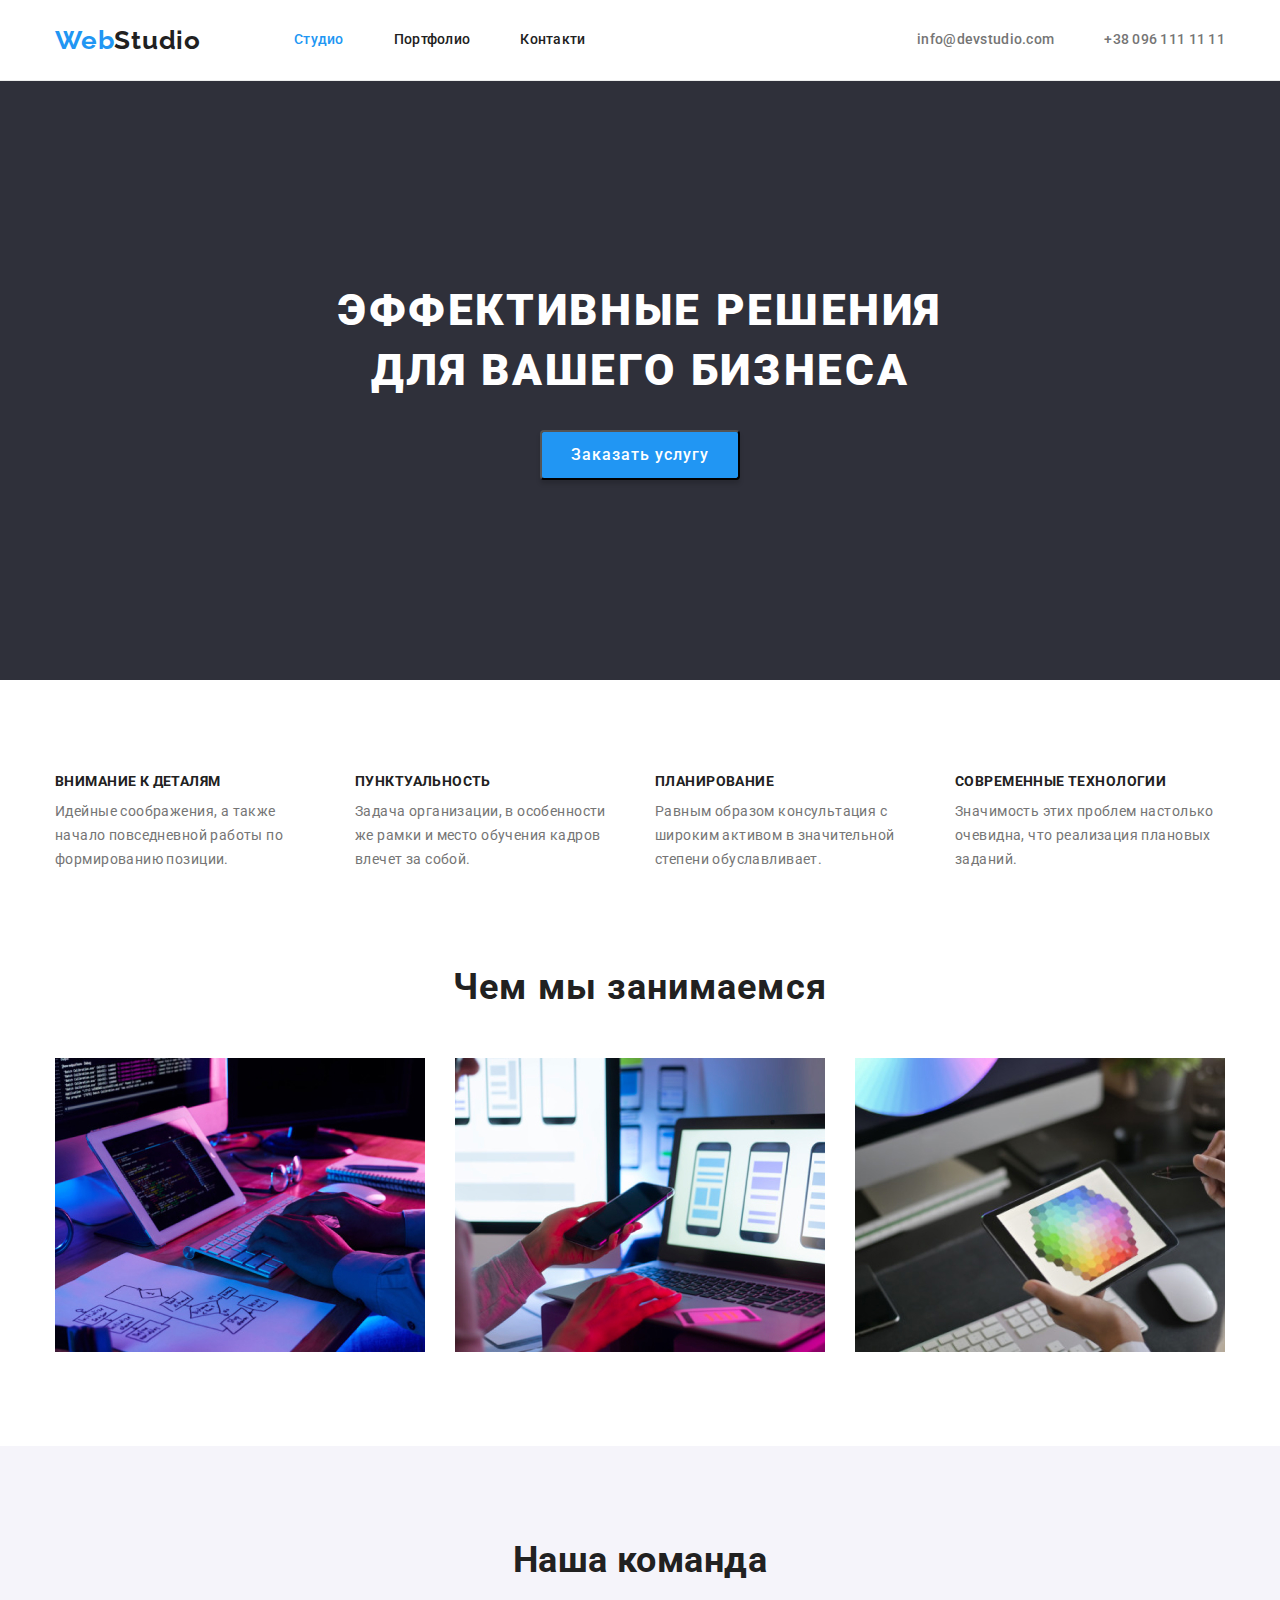
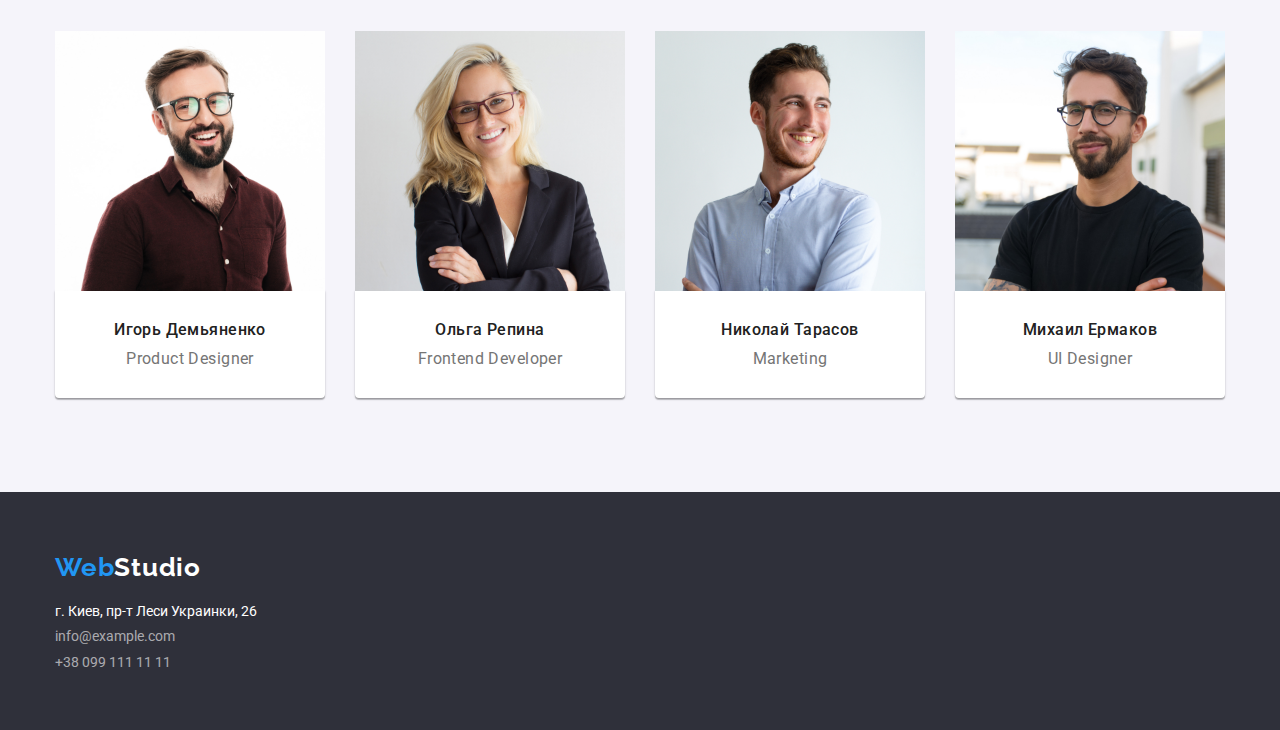
<file: index.html>
<!DOCTYPE html>
<html lang="en">
<head>
    <meta charset="UTF-8">
    <meta http-equiv="X-UA-Compatible" content="IE=edge">
    <meta name="viewport" content="width=device-width, initial-scale=1.0">
    <title>Студия</title>
    <link href="https://fonts.googleapis.com/css2?family=Raleway:wght@700&family=Roboto:wght@400;500;700;900&display=swap" rel="stylesheet">
    <link rel="stylesheet" href="https://cdnjs.cloudflare.com/ajax/libs/modern-normalize/1.1.0/modern-normalize.min.css">
    <link rel="stylesheet" href="./css/styles.css">
</head>
<body>
<!-- Верхняя линия -->
    <header class="nav">
        <div class="container main-nav">
            <nav class="main-nav">
                <a href="index.html" class="logo"> <span style="color:#2196F3">Web</span>Studio</a>
                    <ul class="site-nav list">
                      <li class="item"><a href="/goit-markup-hw-03/index.html" class="color-active">Студио</a></li>
                      <li class="item"><a href="/goit-markup-hw-03/portfolio.html">Портфолио</a></li>
                      <li class="item"><a href="">Контакти</a></li>
                    </ul>
            </nav>
                    <ul class="contact-nav list">
                        <li class="item"><a href="mailto:info@devstudio.com">info@devstudio.com</a></li>
                        <li class="item"><a href="tel:+38 096 111 11 11">+38 096 111 11 11</a></li>
                    </ul>     
       </div>
</header>
   
<!-- Секция 1 Шапка -->
    <main>
    <section class="one">
        <div class="container">
            <h1 class="first-title">Эффективные решения<br/>для вашего бизнеса</h1>
            <button type="button">Заказать услугу</button>
        </div>
    </section>   
<!-- Секция 2 Особенности -->
    <section class="section">
        <div class="container">
            <h2 class="section-title">Особенности</h2>
            <ul class="feature-list">
                <li class="item">
                    <h3 class="title-black">Внимание к деталям</h3>
                    <p class="title-grey">Идейные соображения, а также начало повседневной работы по формированию позиции.</p>
                </li>
                <li class="item">
                    <h3 class="title-black">Пунктуальность</h3>
                    <p class="title-grey">Задача организации, в особенности же рамки и место обучения кадров влечет за собой.</p>
                </li>
                <li class="item">
                    <h3 class="title-black">Планирование</h3>
                    <p class="title-grey">Равным образом консультация с широким активом в значительной степени обуславливает.</p>
                </li>
                <li class="item">
                    <h3 class="title-black">Современные технологии</h3>
                    <p class="title-grey">Значимость этих проблем настолько очевидна, что реализация плановых заданий.</p>
                </li>
            </ul>
        </div>
        
    </section>
<!-- Секци 3 Чем мы занимаемся -->
    <section class="projects">
        <div class="container">
            <h2 class="title">Чем мы занимаемся</h2>
            <ul class="project-list">
                <li class="item"><img src="./images/img1.jpg" alt="Разработка сайтов" width="370"></li>
                <li class="item"><img src="./images/img2.jpg" alt="Разработка мобильных приложений" width="370"></li>
                <li class="item"><img src="./images/img3.jpg" alt="Разаработка Web-дизайна" width="370"></li>
            </ul>
        </div>
            
    </section>    
<!-- Секция 4 Наша команда -->
    <section class="team">
        <div class="container">
            <h2 class="title">Наша команда</h2>
            <ul class="team-list">
                <li class="item">
                    <img src="./images/ProductDesigner.jpg" alt="Аватар Игоря" width="270">
                        <div class="indent">
                            <h3 class="title-black">Игорь Демьяненко</h3>
                            <p class="title-grey">Product Designer</p>
                    </div>
                </li>
                <li class="item">
                   <img src="./images/FrontendDeveloper.jpg" alt="Аватар Ольги" width="270">
                        <div class="indent">
                            <h3 class="title-black">Ольга Репина</h3>
                            <p class="title-grey">Frontend Developer</p>
                        </div>
                </li>
                <li class="item">
                   <img src="./images/Marketing.jpg" alt="Аватар Николая" width="270">
                        <div class="indent">
                            <h3 class="title-black">Николай Тарасов</h3>
                            <p class="title-grey">Marketing</p>
                        </div>
                </li>
                <li class="item">
                   <img src="./images/UIDesigner.jpg" alt="Аватар Михаила" width="270">
                        <div class="indent">
                            <h3 class="title-black">Михаил Ермаков</h3>
                            <p class="title-grey">UI Designer</p>
                        </div>
                </li>
            </ul>
        </div>
        
    </section>
    </main>
<!-- Футер с контактами -->
<footer class="footer">
    <div class="container">
        <a href="./index.html" class="logo"> <span style="color: #2196F3;">Web</span>Studio</a>
        <address>
            <ul class="address">
                 <li class="item"><a href="https://www.google.com/maps/place/%D0%B1%D1%83%D0%BB.+%D0%9B%D0%B5%D1%81%D0%B8+%D0%A3%D0%BA%D1%80%D0%B0%D0%B8%D0%BD%D0%BA%D0%B8,+26,+%D0%9A%D0%B8%D0%B5%D0%B2,+02000/@50.4265841,30.5361971,17z/data=!3m1!4b1!4m5!3m4!1s0x40d4cf0e033ecbe9:0x57a4dffefec77da0!8m2!3d50.4265807!4d30.5383858" target="_blannk" rel="noopener noreferrer" class="title-white">г. Киев, пр-т Леси Украинки, 26</a></li>
                 <li class="item"><a href="mailto:info@devstudio.com" class="title-rgba">info@example.com</a></li>
                 <li class="item"><a href="tel:+38 096 111 11 11"  class="title-rgba">+38 099 111 11 11</a></li>   
            </ul>
         </address>
    </div>
    </footer>
</body>
</html>
</file>
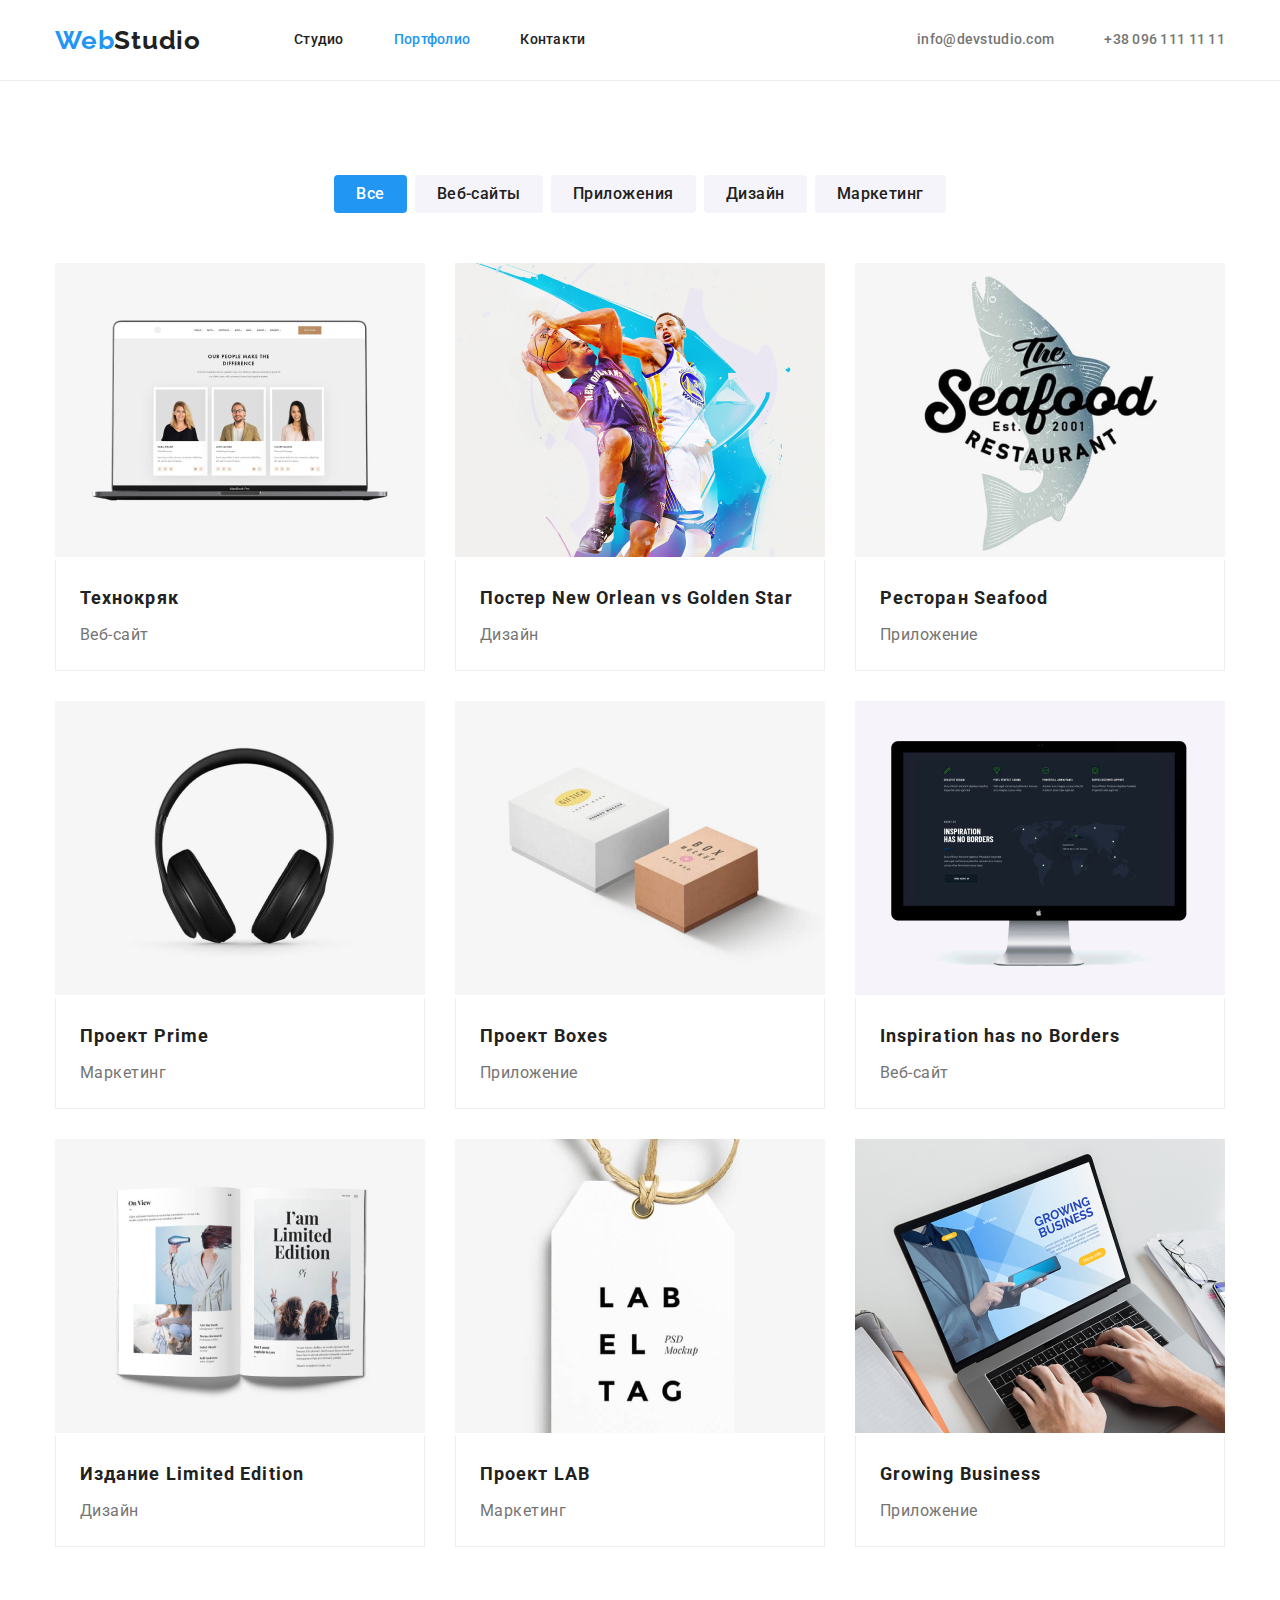
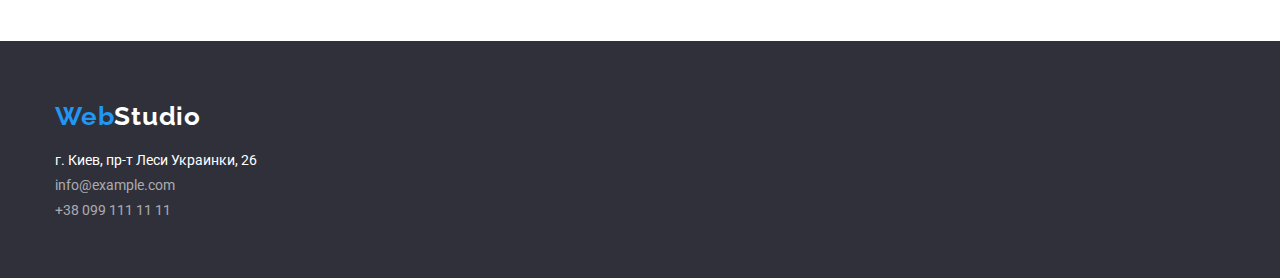
<file: portfolio.html>
<!DOCTYPE html>
<html lang="en">
<head>
    <meta charset="UTF-8">
    <meta http-equiv="X-UA-Compatible" content="IE=edge">
    <meta name="viewport" content="width=device-width, initial-scale=1.0">
    <title>Портфолио</title>
    <link href="https://fonts.googleapis.com/css2?family=Raleway:wght@700&family=Roboto:wght@400;500;700;900&display=swap" rel="stylesheet">
    <link rel="stylesheet" href="https://cdnjs.cloudflare.com/ajax/libs/modern-normalize/1.1.0/modern-normalize.min.css">
    <link rel="stylesheet" href="./css/styles.css">
</head>
<body>
<!-- Верхняя линия -->
<header class="nav">
    <div class="container main-nav">
        <nav class="main-nav">
            <a href="index.html" class="logo"> <span style="color:#2196F3">Web</span>Studio</a>
                <ul class="site-nav list">
                  <li class="item"><a href="/goit-markup-hw-03/index.html">Студио</a></li>
                  <li class="item"><a href="/goit-markup-hw-03/portfolio.html" class="color-active">Портфолио</a></li>
                  <li class="item"><a href="">Контакти</a></li>
                </ul>
        </nav>
                <ul class="contact-nav list">
                    <li class="item"><a href="mailto:info@devstudio.com">info@devstudio.com</a></li>
                    <li class="item"><a href="tel:+38 096 111 11 11">+38 096 111 11 11</a></li>
                </ul>     
   </div>
</header>
<!-- Buttons -->
    <main>
        <section class="buttons-projects">
            <div class="container">
                <ul  class="button-list">
                    <li class="item"><button type="button" class="active">Все</button></li>
                    <li class="item"><button type="button">Веб-сайты</button></li>
                    <li class="item"><button type="button">Приложения</button></li>
                    <li class="item"><button type="button">Дизайн</button></li>
                    <li class="item"><button type="button">Маркетинг</button></li>
                </ul>
<!--Наши проекты -->
                <ul class="project-list-portfolio">
                    <!-- 1-3 -->
                                <li class="item">
                                    <a href="">
                                        <img src="./images/Tehnokryak.jpg" alt="Технокряк" width="370">
                                        <div class="indent">
                                            <h2 class="title-black">Технокряк</h2>
                                            <p class="title-grey">Веб-сайт</p>
                                        </div>
                                    </a>
                                </li>
                                <li class="item">
                                    <a href="">
                                        <img src="./images/Poster.jpg" alt="Постер New Orlean vs Golden Star" width="370">
                                        <div class="indent">
                                            <h2 class="title-black">Постер New Orlean vs Golden Star</h2>
                                            <p class="title-grey">Дизайн</p>
                                        </div>
                                    </a>
                                </li>
                                <li class="item">
                                    <a href="">
                                        <img src="./images/Restaurant.jpg" alt="Ресторан Seafood" width="370">
                                        <div class="indent">
                                            <h2 class="title-black"> Ресторан Seafood</h2>
                                            <p class="title-grey">Приложение</p>
                                        </div>
                                    </a>
                                </li>
                    <!-- 3-6 -->
                                <li class="item">
                                    <a href="">
                                        <img src="./images/Prime.jpg" alt="Проект Prime" width="370">
                                        <div class="indent">
                                            <h2 class="title-black">Проект Prime</h2>
                                            <p class="title-grey">Маркетинг</p>
                                        </div>
                                    </a>
                                </li>
                                <li class="item">
                                    <a href="">
                                        <img src="./images/Boxes.jpg" alt="Проект Boxes" width="370">
                                        <div class="indent">
                                            <h2 class="title-black">Проект Boxes</h2>
                                            <p class="title-grey">Приложение</p>
                                        </div>
                                     </a>
                                </li>
                                <li class="item">
                                    <a href="">               
                                        <img src="./images/Inspiration.jpg" alt="Inspiration has no Borders" width="370">
                                        <div class="indent">
                                            <h2 class="title-black">Inspiration has no Borders</h2>
                                            <p class="title-grey">Веб-сайт</p>
                                        </div>
                                    </a>     
                                </li>
                    <!-- 6-9 -->
                                <li class="item">
                                    <a href="">                   
                                        <img src="./images/Limited.jpg" alt="Издание Limited Edition" width="370">
                                        <div class="indent">
                                            <h2 class="title-black">Издание Limited Edition</h2>
                                            <p class="title-grey">Дизайн</p>
                                        </div>
                                    </a>     
                                </li>
                                <li class="item">
                                    <a href="">
                                        <img src="./images/LAB.jpg" alt="Проект LAB" width="370">
                                        <div class="indent">
                                            <h2 class="title-black">Проект LAB</h2>
                                            <p class="title-grey">Маркетинг</p>
                                        </div>
                                    </a>    
                                </li>
                                <li class="item">
                                    <a href="">                    
                                        <img src="./images/Growing.jpg" alt="Growing Business" width="370">
                                        <div class="indent">
                                            <h2 class="title-black">Growing Business</h2>
                                            <p class="title-grey">Приложение</p>
                                        </div>
                                    </a>    
                                </li>
                            </ul>
                    </main>
            </div>
            
        </section>

<!-- Футер с контактами -->
<footer class="footer">
    <div class="container">
        <a href="./index.html" class="logo"> <span style="color: #2196F3;">Web</span>Studio</a>
        <address>
            <ul class="address">
                 <li class="item"><a href="https://www.google.com/maps/place/%D0%B1%D1%83%D0%BB.+%D0%9B%D0%B5%D1%81%D0%B8+%D0%A3%D0%BA%D1%80%D0%B0%D0%B8%D0%BD%D0%BA%D0%B8,+26,+%D0%9A%D0%B8%D0%B5%D0%B2,+02000/@50.4265841,30.5361971,17z/data=!3m1!4b1!4m5!3m4!1s0x40d4cf0e033ecbe9:0x57a4dffefec77da0!8m2!3d50.4265807!4d30.5383858" target="_blannk" rel="noopener noreferrer" class="title-white">г. Киев, пр-т Леси Украинки, 26</a></li>
                 <li class="item"><a href="mailto:info@devstudio.com" class="title-rgba">info@example.com</a></li>
                 <li class="item"><a href="tel:+38 096 111 11 11"  class="title-rgba">+38 099 111 11 11</a></li>   
            </ul>
         </address>
    </div>
    </footer>
</body>
</html>
</file>
<file: css/styles.css>
/* Основной цвет текста #212121 */
/* Вторичный цвет текста #757575 */
/* Цвет активной кнопки #2196F3 */
/* Цвет НЕ активной кнопки #F5F4FA */

:root {
    --primary-text-color: #212121;
    --title-text-color: #757575;
    --acent-color: #2196F3;
}

html {
    box-sizing: border-box;
}

*,
*::before,
*::after {
    box-sizing: inherit;
}

body {
    margin: 0;
    font-family: Roboto, sans-serif;
    font-size: 14px;
    color: var(--primary-text-color);
}
body a{
    text-decoration: none;
}

/* Сброс margin и padding на 0  */
.list{
    margin: 0;
    padding: 0;
}

.section ul{
    margin: 0;
    padding: 0;
}

/* =============== СТИЛИ ДЛЯ СТРАНИЦЫ СТУДИЯ ===============*/

li{
    list-style: none;
}

/* Логотип WebStudio */
.logo{
    color:var(--primary-text-color);
    font-family: Raleway, sans-serif;
    font-weight: 700;
    font-size: 26px;
    line-height: 1.19;
    letter-spacing: 0.03em;
}

/* Навигационные ссылки в верхней линии */
.nav{
    font-weight: 500;
    font-size: 14px;
    line-height: 1.14;
    letter-spacing: 0.02em;

    min-width: 1200px;
    border-bottom: 1px solid #ECECEC;
}

.site-nav{
    display: flex;
    margin-left: 93px;
}

.site-nav .item:not(:last-child) {
    margin-right: 50px;  
}

.main-nav{
    display: flex;
    align-items: center;
}

.nav :hover,
.nav :focus {
    color:var(--acent-color);
}

.site-nav{
    display: flex;
    margin-left: 93px;
}

.site-nav a {
    color: var(--primary-text-color);
    display: block;
    padding-top: 32px;
    padding-bottom: 32px;
}

.site-nav .color-active {
    color: var(--acent-color);
}

.contact-nav{
    display: flex;
    margin-left:auto;
}
.contact-nav a{
    color: var(--title-text-color);
}

.contact-nav .item + .item {
    margin-left: 50px;
}
/* Секция 1 Заголовок Н1 Эффективные решения для вашего бизнеса*/

.one {
    text-align: center;
    background-color: #2F303A;
    min-width: 1200px;

    margin-top: 0;
    margin-bottom: 0;

    padding-top: 200px;
    padding-bottom: 200px;
}
.first-title {
    font-weight: 900;
    font-size: 44px;
    line-height: 1.36;
    letter-spacing: 0.06em;
    color: #FFFFFF;  
    text-transform: uppercase; 

    margin-top: 0;
    margin-bottom: 30;
}
.one button{
   
    width: 200px;
    height: 50px;

    font-weight: 500;
    font-size: 16px;
    line-height: 1.87;
    letter-spacing: 0.06em;
    color: #FFFFFF;

    background-color: var(--acent-color);
    box-shadow: 0px 4px 4px rgba(0, 0, 0, 0.15);
    border-radius: 4px;

    cursor: pointer;
}

.one button:hover,
.one button:focus {
    background-color:#188CE8;
  
}
/* Секция 2 Наши особенности */
.section{
    font-size: 14px;
    letter-spacing: 0.03em;
    color:var(--primary-text-color);

    padding-top: 94px;
    padding-bottom: 94px;
}
.section-title {
        position: absolute;
        width: 1px;
        height: 1px;
        margin: -1px;
        border: 0;
        padding: 0;
        
        white-space: nowrap;
        clip-path: inset(100%);
        clip: rect(0 0 0 0);
        overflow: hidden;
      }

.feature-list {
    display: flex;
    flex-wrap: wrap;
}

.feature-list .item{
    width: 270px;
    margin-right: 30px;
}

.feature-list .item:nth-child(4n){
    margin-right: 0;
}

.section .title-black{
    font-size: 14px;
    font-weight: 700;
    line-height: 1.14;
    text-transform: uppercase;

    margin-top: 0px;
    margin-bottom: 10px;
}
.section .title-grey{
    line-height: 1.71;
    color:var(--title-text-color);
    margin: 0;
}

/* Секция 3 Наши проекты */
.projects{
    padding-bottom: 94px;
}
.projects ul{
    margin: 0;
    padding: 0;
}

.project-list {
    display: flex;
}

.project-list .item {
    width: 370px;
    margin-right: 30px;
}

.project-list .item img{
    display: block;
}

.project-list .item:nth-child(3n){
    margin-right: 0px;
}

.projects .title {
    font-weight: 700;
    font-size: 36px;
    line-height: 1.17;
    text-align: center;
    letter-spacing: 0.03em;
    color:var(--primary-text-color);

    margin-top: 0;
    margin-bottom: 50px;
}

/* Секция 4 Наша команда */
.team{
    min-width: 1200px;
    background-color: #F5F4FA;
    letter-spacing: 0.03em;

    padding-top: 94px;
    padding-bottom: 94px;
}
.team .title{
    font-weight: 700;
    font-size: 36px;
    text-align: center;
    color: var(--primary-text-color);

    margin-top: 0;
    margin-bottom: 50px;
}

.team ul{
    margin:0;
    padding: 0;
}
.team-list{
    display: flex;
}
.team-list .item {
    width: 270px;
    margin-right: 30px;
    text-align: center;
}

.team-list .item:nth-child(4n) {
    margin-right: 0px;
}

.team-list .item .indent {
    margin-top: -5px;
    padding: 30px;

    background: #FFFFFF;

    box-shadow: 0px 1px 3px rgba(0, 0, 0, 0.12), 0px 1px 1px rgba(0, 0, 0, 0.14), 0px 2px 1px rgba(0, 0, 0, 0.2);
    border-radius: 0px 0px 4px 4px;

}

.team .team-list{
    line-height: 1.19;
    font-size: 16px;
}
.team .title-black{
    font-size: 16px;
    font-weight: 500;
    color: var(--primary-text-color);
    margin-top: 0px;
    margin-bottom: 10px;
}
.team .title-grey{
    color:var(--title-text-color);
    margin: 0;
}

/* ===============СТИЛИ ДЛЯ СТРАНИЦЫ ПОРТФОЛИО =============== */
   
/* Секция с кнопками на странице Портфолио */
    .button-list{
        display: flex;
        margin-top: 0px;
        margin-bottom: 50px;
        padding: 0px;
        justify-content: center;
    }

   .button-list .active {
        background-color: var(--acent-color);
        color: #FFFFFF;
    }

    .item button{
        font-family: Roboto, sans-serif;
        font-weight: 500;
        font-size: 16px;
        line-height: 1.62;
        background-color: #F5F4FA;
        color:var(--primary-text-color);
        letter-spacing: 0.03em;
        
        border: 1px;

        border-radius: 4px;

        padding: 6px 22px;
    }

    .button-list .item {
        margin-right: 8px;
    }
    .button-list .item:last-child {
        margin-right: 0px;
    }

    .button-list .item :hover,
    .button-list .item :focus {
        background-color:var(--acent-color);
        color:#FFFFFF;
        box-shadow: 0px 3px 1px rgba(0, 0, 0, 0.1), 0px 1px 2px rgba(0, 0, 0, 0.08), 0px 2px 2px rgba(0, 0, 0, 0.12);
        cursor: pointer;
    }

    .buttons-projects {
        padding-top: 94px;
        padding-bottom: 94px;
    }
/* Секция с проектами на страницы Портфолио */
.project-list-portfolio{
    margin: 0px;
    padding: 0px;
    display: flex;
    flex-wrap: wrap;
}

.project-list-portfolio .item{
    margin-right: 30px;
    margin-bottom: 30px;
}

.project-list-portfolio .item:nth-child(3n){
    margin-right: 0px;
}

.project-list-portfolio .item:nth-last-child(-n+3){
    margin-bottom: 0px;
}

.project-list-portfolio .title-black {
    font-weight: 700;
    font-size: 18px;
    line-height: 2.0;
    letter-spacing: 0.06em;
    color:var(--primary-text-color);
    margin-top: 0px;
    margin-bottom: 4px;
}

.project-list-portfolio .title-grey {
    font-size: 16px;
    line-height: 1.87;
    letter-spacing: 0.03em;
    color: var(--title-text-color);

    margin: 0px;
}

.project-list-portfolio .item .indent{
    margin: 0px;
    padding: 0px;
}
.project-list-portfolio .item .indent {
    padding: 20px 24px;
    border-left: 1px solid #EEEEEE;
    border-right: 1px solid #EEEEEE;
    border-bottom: 1px solid #EEEEEE;

}

/* Навигационные ссылки в футере */
address {
    font-style: normal;
}
.footer {
    background-color: #2F303A;
    min-width: 1200px;
    padding-top: 60px;
    padding-bottom: 60px;
}
.footer .logo{
    display: inline-block;
    color: #FFFFFF;
    margin-bottom: 20px;
}
.footer .title-white {
    color: #FFFFFF;
}
.footer .title-rgba {  
    color: rgba(255, 255, 255, 0.6);

}
.address .item{
    display: block;
    margin-bottom: 9px;
}
.address .item:last-child{
    margin-bottom: 0px;
}

.footer :hover,
.footer :focus {
    color: var(--acent-color);
}
/* ДЗ№3 Блочная модель */
.container {
    /* outline: 1px solid tomato; */
    width: 1200px;
    margin-right: auto;
    margin-left: auto;

    padding-left: 15px;
    padding-right: 15px;

}

.footer ul{
    padding: 0;
    margin: 0;
}
</file>
